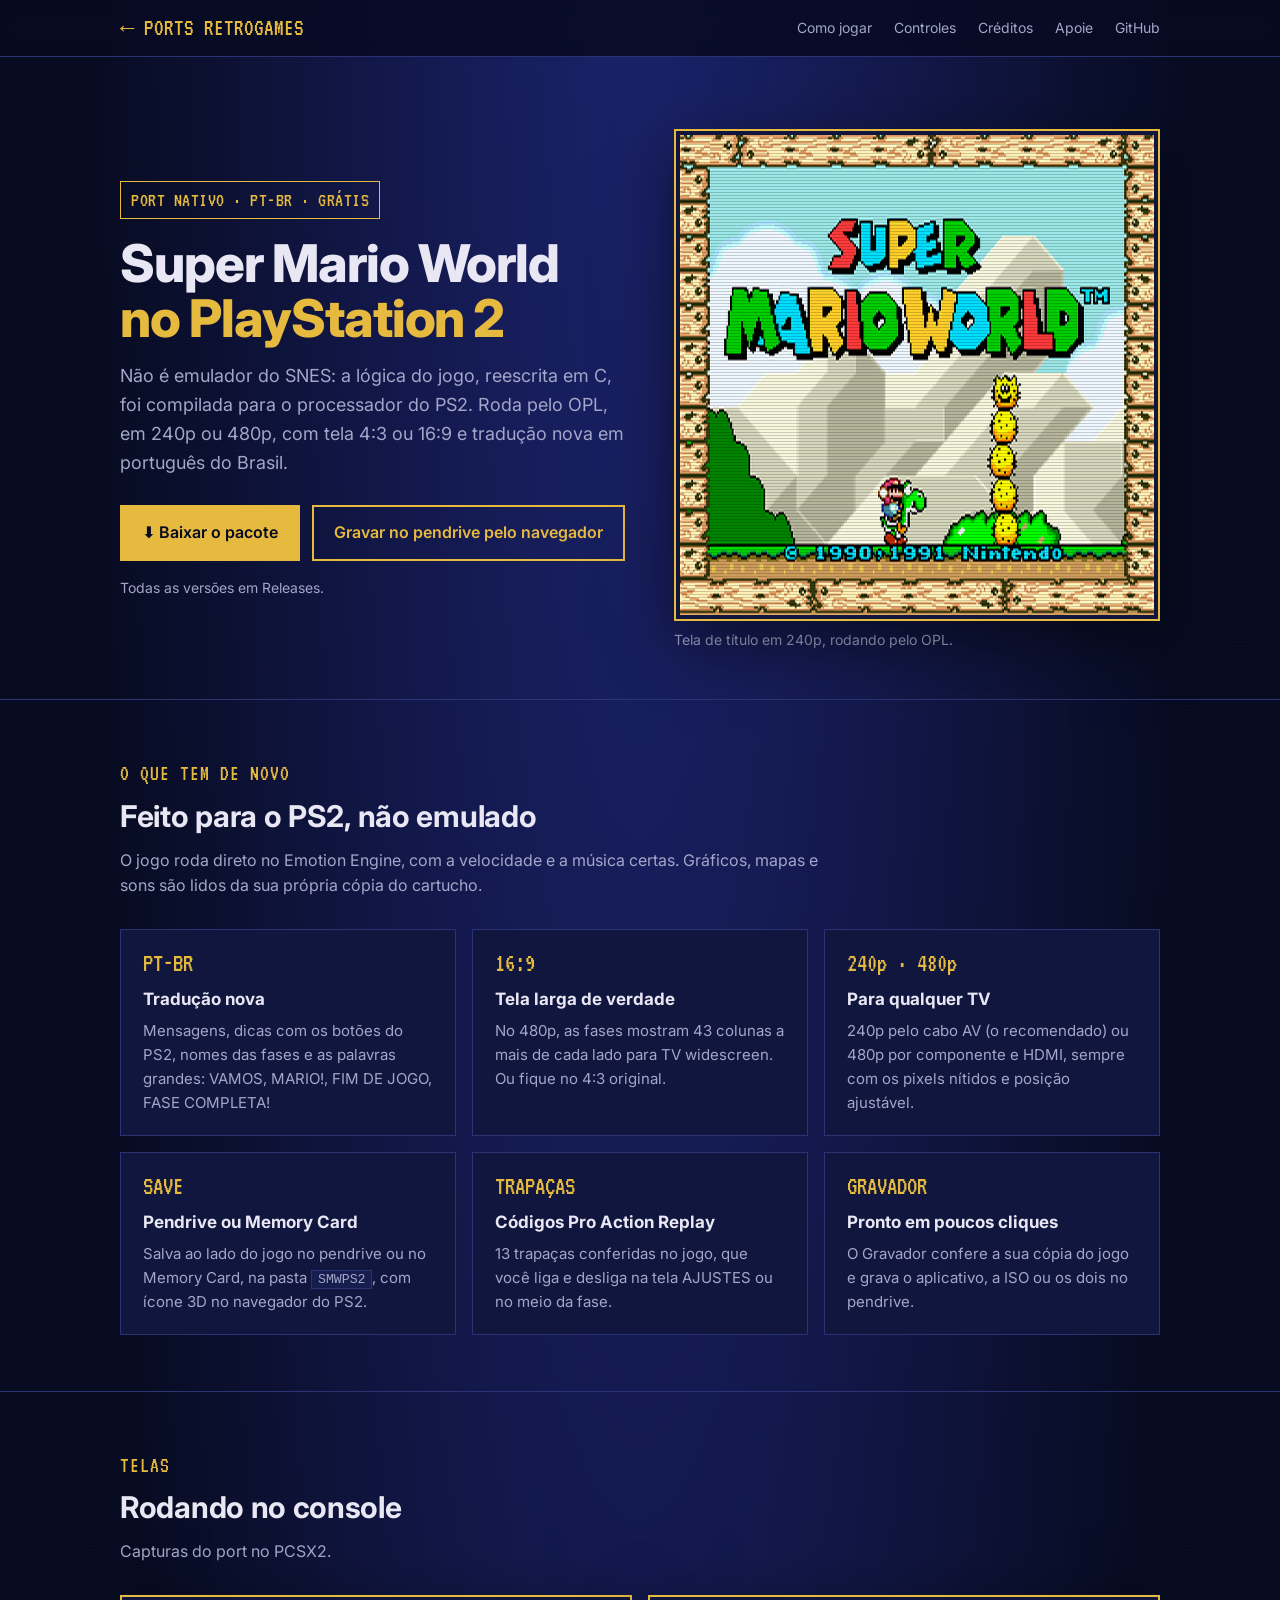
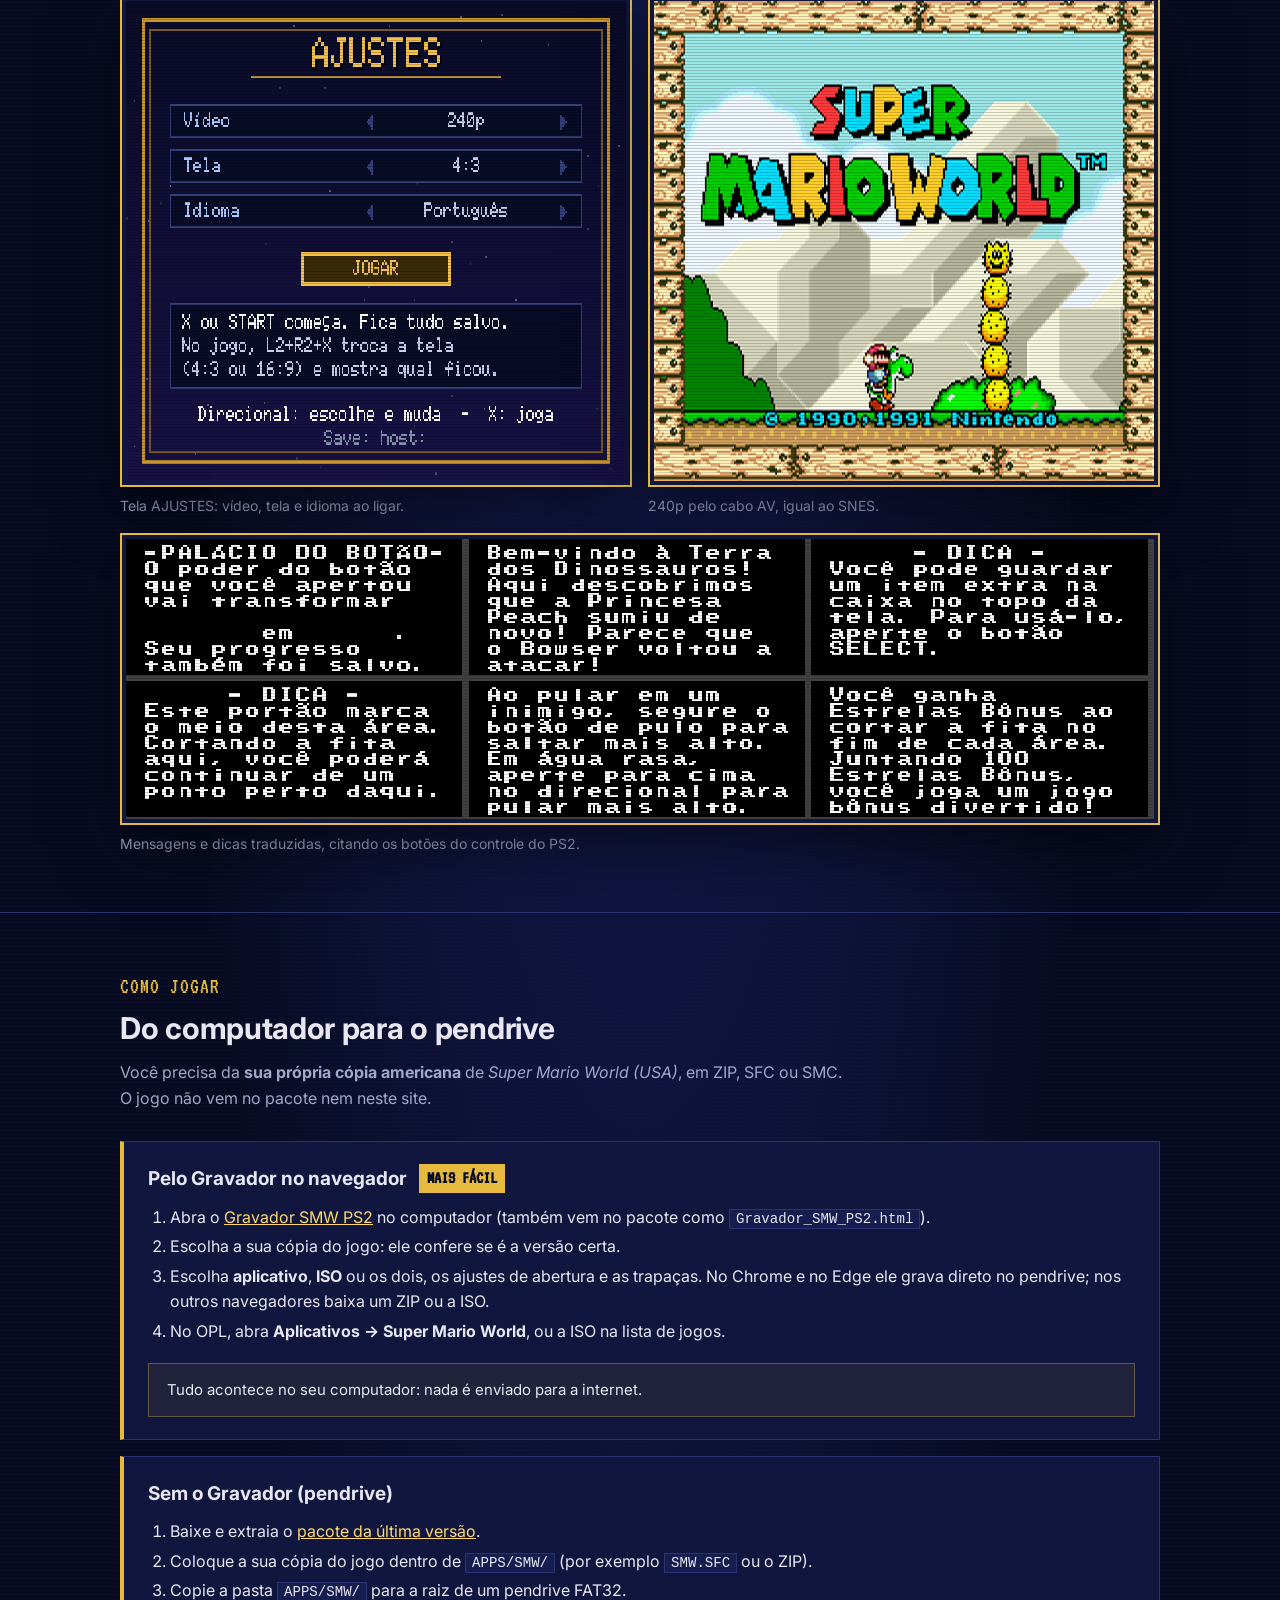
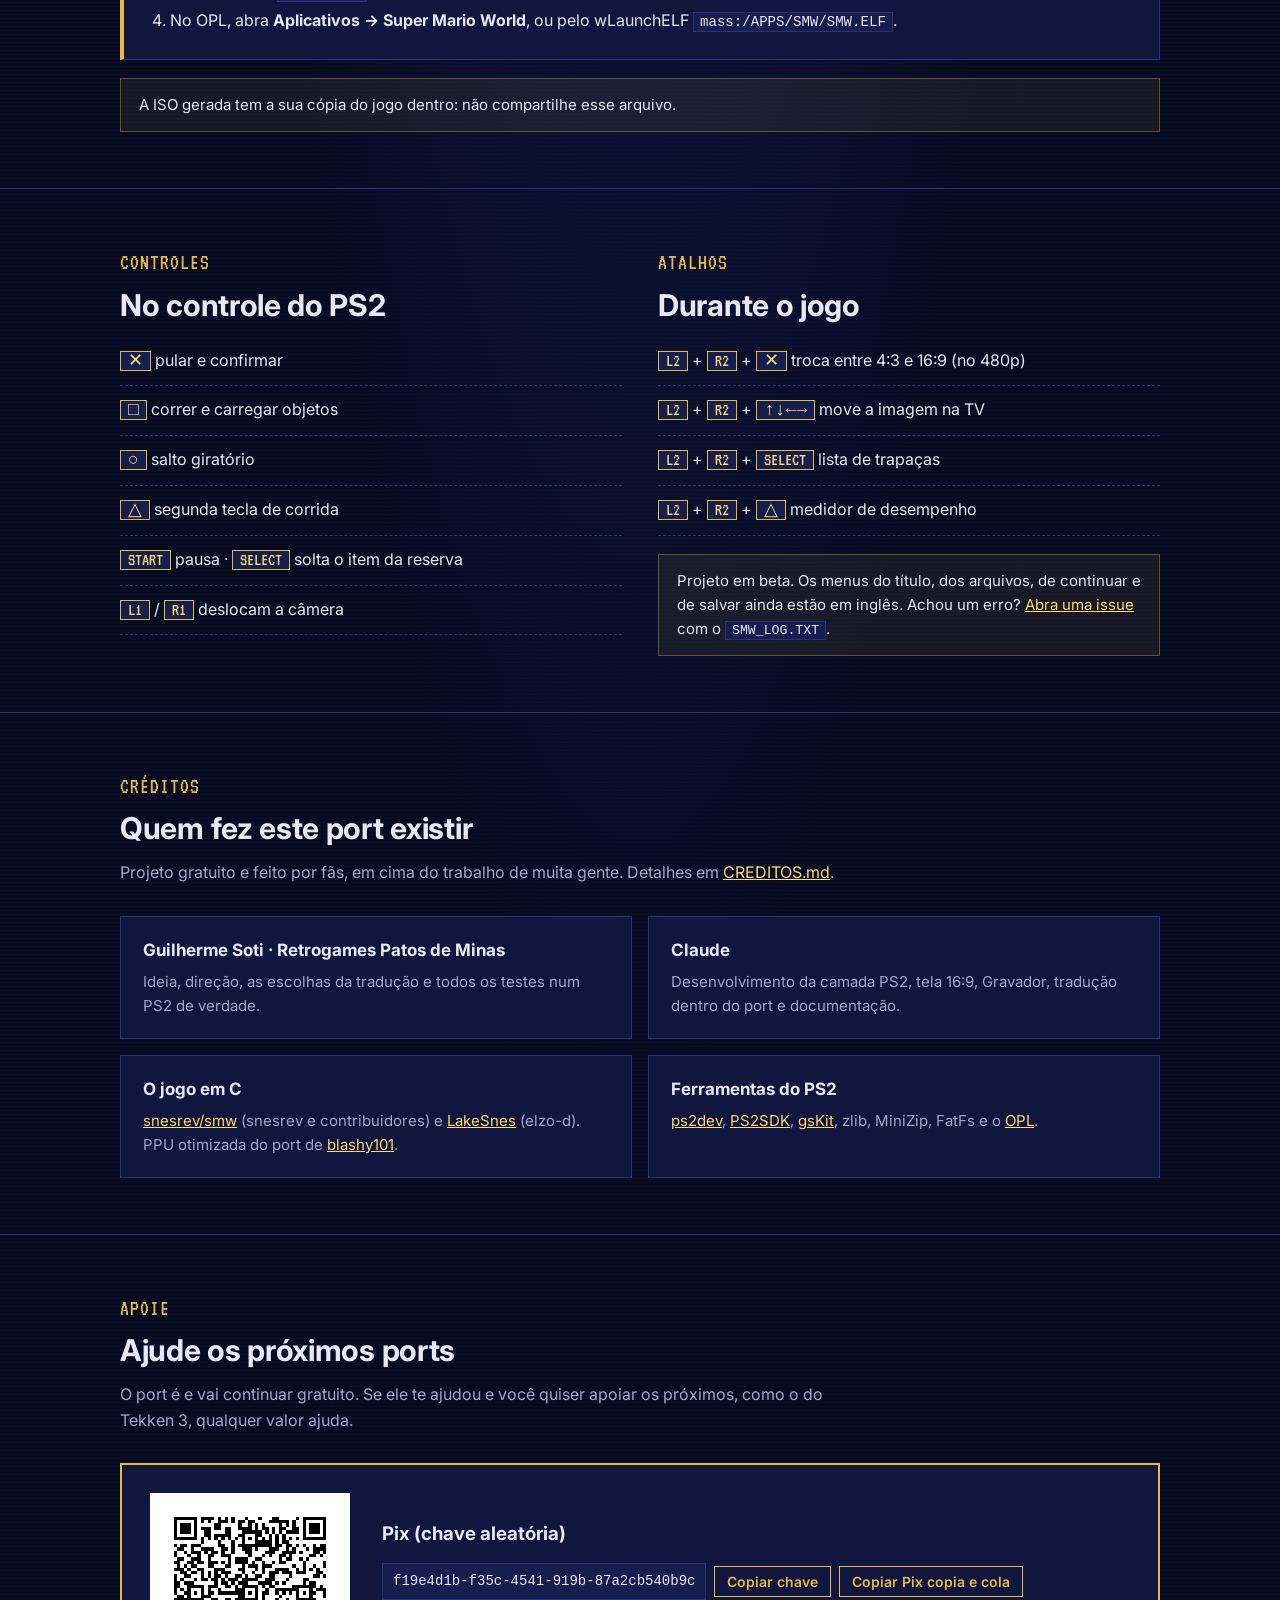
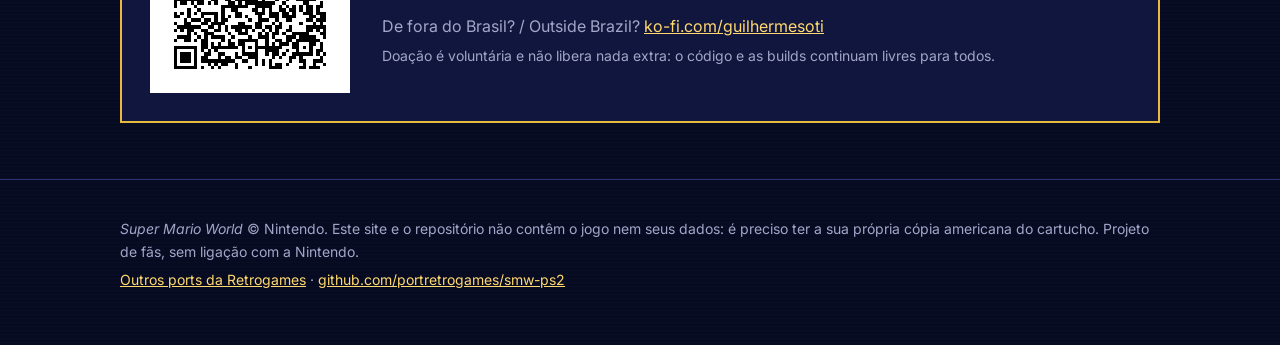
<file: site/index.html>
<!DOCTYPE html>
<html lang="pt-BR">
<head>
<meta charset="utf-8">
<meta name="viewport" content="width=device-width, initial-scale=1">
<title>Super Mario World — port nativo para PS2</title>
<meta name="description" content="Port nativo e gratuito de Super Mario World para o PlayStation 2, em português do Brasil, com tela 16:9. Roda direto no PS2 pelo OPL.">
<meta property="og:title" content="Super Mario World — port nativo para PS2">
<meta property="og:description" content="Não é emulador: o jogo roda direto no processador do PS2, em português do Brasil, com tela 16:9.">
<meta property="og:image" content="img/titulo.png">
<link rel="preconnect" href="https://fonts.googleapis.com">
<link rel="preconnect" href="https://fonts.gstatic.com" crossorigin>
<link href="https://fonts.googleapis.com/css2?family=VT323&family=Inter:wght@400;600;800&display=swap" rel="stylesheet">
<style>
  :root{
    --bg:#070b22; --panel:#10163d; --panel2:#161d4f; --line:#2a3373;
    --gold:#e6b93f; --gold2:#ffd970; --text:#e9e7f3; --mut:#a3a6c8; --ok:#69d38a; --warn:#f0b35a;
  }
  *{box-sizing:border-box}
  html{scroll-behavior:smooth}
  body{margin:0;background:var(--bg);color:var(--text);font:16px/1.6 Inter,system-ui,sans-serif;
    background-image:radial-gradient(ellipse at 50% -10%,#1c2470 0,transparent 60%),
      repeating-linear-gradient(0deg,transparent 0 3px,rgba(255,255,255,.012) 3px 4px)}
  a{color:var(--gold2)}
  .wrap{max-width:1080px;margin:0 auto;padding:0 20px}
  .pix{font-family:VT323,monospace;letter-spacing:.5px}
  nav{position:sticky;top:0;z-index:5;background:rgba(7,11,34,.88);backdrop-filter:blur(8px);border-bottom:1px solid var(--line)}
  nav .wrap{display:flex;align-items:center;gap:22px;height:56px}
  nav .brand{font-family:VT323,monospace;font-size:24px;color:var(--gold);text-decoration:none;margin-right:auto}
  nav a.l{color:var(--mut);text-decoration:none;font-size:14px}
  nav a.l:hover{color:var(--text)}
  @media(max-width:760px){nav a.l{display:none}}

  header{padding:72px 0 48px}
  .hero{display:grid;grid-template-columns:1.05fr 1fr;gap:44px;align-items:center}
  @media(max-width:860px){.hero{grid-template-columns:1fr}}
  .tag{display:inline-block;border:1px solid var(--gold);color:var(--gold);padding:2px 10px;font-size:20px;margin-bottom:18px}
  h1{font-size:clamp(32px,5vw,52px);line-height:1.05;margin:0 0 16px;font-weight:800;letter-spacing:-.02em}
  h1 span{display:block;color:var(--gold)}
  .lead{color:var(--mut);font-size:18px;margin:0 0 28px;max-width:34em}
  .btns{display:flex;flex-wrap:wrap;gap:12px}
  .btn{display:inline-flex;align-items:center;gap:8px;padding:13px 20px;font-weight:600;text-decoration:none;
    border:2px solid var(--gold);color:var(--bg);background:var(--gold);transition:.15s}
  .btn:hover{background:var(--gold2);border-color:var(--gold2)}
  .btn.ghost{background:transparent;color:var(--gold)}
  .btn.ghost:hover{background:rgba(230,185,63,.12)}
  .rel{margin-top:16px;color:var(--mut);font-size:14px;min-height:1.6em}
  .screen{position:relative;border:3px solid var(--gold);padding:6px;background:var(--panel);box-shadow:0 20px 60px rgba(0,0,0,.5)}
  .screen::after{content:"";position:absolute;inset:6px;pointer-events:none;
    background:repeating-linear-gradient(0deg,rgba(0,0,0,.18) 0 1px,transparent 1px 3px)}
  .screen img{display:block;width:100%;image-rendering:pixelated}

  section{padding:56px 0;border-top:1px solid var(--line)}
  h2{font-size:30px;margin:0 0 8px;letter-spacing:-.01em}
  h2 small{display:block;font-family:VT323,monospace;color:var(--gold);font-size:22px;font-weight:400;letter-spacing:1px;text-transform:uppercase}
  .sub{color:var(--mut);margin:0 0 30px;max-width:46em}

  .feat{display:grid;grid-template-columns:repeat(3,1fr);gap:16px}
  @media(max-width:860px){.feat{grid-template-columns:1fr}}
  .card{background:var(--panel);border:1px solid var(--line);padding:20px 22px}
  .card h3{margin:0 0 6px;font-size:17px}
  .card p{margin:0;color:var(--mut);font-size:15px}
  .card .ic{font-family:VT323,monospace;color:var(--gold);font-size:26px;line-height:1;margin-bottom:10px}

  .gal{display:grid;grid-template-columns:repeat(3,1fr);gap:16px}
  @media(max-width:860px){.gal{grid-template-columns:1fr}}
  .gal.g2{grid-template-columns:repeat(2,1fr)}
  @media(max-width:860px){.gal.g2{grid-template-columns:1fr}}
  figure{margin:0}
  figure .screen{padding:4px;border-width:2px}
  figcaption{color:var(--mut);font-size:14px;margin-top:8px}

  .steps{display:grid;gap:16px}
  .way{background:var(--panel);border:1px solid var(--line);border-left:4px solid var(--gold);padding:22px 24px}
  .way h3{margin:0 0 4px;font-size:19px}
  .way .badge{font-family:VT323,monospace;color:var(--bg);background:var(--gold);padding:0 8px;font-size:18px;margin-left:8px;vertical-align:2px;white-space:nowrap;display:inline-block}
  .way ol{margin:10px 0 0;padding-left:22px;color:var(--text)}
  .way li{margin:4px 0}
  code{font-family:ui-monospace,Menlo,Consolas,monospace;font-size:.88em;background:var(--panel2);border:1px solid var(--line);padding:1px 6px}
  .note{margin-top:18px;padding:14px 18px;background:rgba(230,185,63,.08);border:1px solid rgba(230,185,63,.35);color:var(--text);font-size:15px}

  table{width:100%;border-collapse:collapse;background:var(--panel);border:1px solid var(--line)}
  th,td{text-align:left;padding:12px 16px;border-bottom:1px solid var(--line);font-size:15px;vertical-align:top}
  th{font-family:VT323,monospace;font-weight:400;font-size:20px;color:var(--gold);letter-spacing:.5px}
  tr:last-child td{border-bottom:0}
  .st{white-space:nowrap;font-weight:600}
  .st.ok{color:var(--ok)} .st.w{color:var(--warn)}

  .two{display:grid;grid-template-columns:1fr 1fr;gap:36px;align-items:start}
  @media(max-width:860px){.two{grid-template-columns:1fr}}
  ul.k{margin:0;padding:0;list-style:none}
  ul.k li{padding:10px 0;border-bottom:1px dashed var(--line)}
  ul.k li b{color:var(--gold2)}
  kbd{font-family:VT323,monospace;font-size:18px;background:var(--panel2);border:1px solid var(--gold);color:var(--gold2);padding:0 7px}

  .cred{display:grid;grid-template-columns:repeat(2,1fr);gap:16px}
  @media(max-width:760px){.cred{grid-template-columns:1fr}}

  .apoio{display:grid;grid-template-columns:auto 1fr;gap:32px;align-items:center;background:var(--panel);border:2px solid var(--gold);padding:28px}
  @media(max-width:760px){.apoio{grid-template-columns:1fr;text-align:center}}
  .apoio img{width:200px;height:200px;background:#fff;padding:10px;image-rendering:pixelated}
  .key{display:flex;gap:8px;flex-wrap:wrap;align-items:center;margin:14px 0}
  .key code{font-size:14px;padding:6px 10px;word-break:break-all}
  .copy{cursor:pointer;border:1px solid var(--gold);background:transparent;color:var(--gold);padding:6px 12px;font:600 14px Inter,sans-serif}
  .copy:hover{background:rgba(230,185,63,.12)}

  footer{border-top:1px solid var(--line);padding:32px 0 48px;color:var(--mut);font-size:14px}
  footer p{margin:6px 0}
</style>
</head>
<body>

<nav><div class="wrap">
  <a class="brand" href="https://portretrogames.github.io/">← PORTS RETROGAMES</a>
  <a class="l" href="#jogar">Como jogar</a>
  <a class="l" href="#controles">Controles</a>
  <a class="l" href="#creditos">Créditos</a>
  <a class="l" href="#apoie">Apoie</a>
  <a class="l" href="https://github.com/portretrogames/smw-ps2">GitHub</a>
</div></nav>

<header><div class="wrap hero">
  <div>
    <div class="tag pix">PORT NATIVO · PT-BR · GRÁTIS</div>
    <h1>Super Mario World <span>no PlayStation 2</span></h1>
    <p class="lead">Não é emulador do SNES: a lógica do jogo, reescrita em C, foi compilada para o processador do PS2. Roda pelo OPL, em 240p ou 480p, com tela 4:3 ou 16:9 e tradução nova em português do Brasil.</p>
    <div class="btns">
      <a class="btn" id="dl" href="https://github.com/portretrogames/smw-ps2/releases">⬇ Baixar o pacote</a>
      <a class="btn ghost" href="gravador.html">Gravar no pendrive pelo navegador</a>
    </div>
    <div class="rel" id="rel">Todas as versões em Releases.</div>
  </div>
  <figure>
    <div class="screen"><img src="img/titulo.png" alt="Tela de título de Super Mario World rodando no PS2 em 240p" width="640" height="480"></div>
    <figcaption>Tela de título em 240p, rodando pelo OPL.</figcaption>
  </figure>
</div></header>

<section><div class="wrap">
  <h2><small>O que tem de novo</small>Feito para o PS2, não emulado</h2>
  <p class="sub">O jogo roda direto no Emotion Engine, com a velocidade e a música certas. Gráficos, mapas e sons são lidos da sua própria cópia do cartucho.</p>
  <div class="feat">
    <div class="card"><div class="ic">PT-BR</div><h3>Tradução nova</h3><p>Mensagens, dicas com os botões do PS2, nomes das fases e as palavras grandes: VAMOS, MARIO!, FIM DE JOGO, FASE COMPLETA!</p></div>
    <div class="card"><div class="ic">16:9</div><h3>Tela larga de verdade</h3><p>No 480p, as fases mostram 43 colunas a mais de cada lado para TV widescreen. Ou fique no 4:3 original.</p></div>
    <div class="card"><div class="ic">240p · 480p</div><h3>Para qualquer TV</h3><p>240p pelo cabo AV (o recomendado) ou 480p por componente e HDMI, sempre com os pixels nítidos e posição ajustável.</p></div>
    <div class="card"><div class="ic">SAVE</div><h3>Pendrive ou Memory Card</h3><p>Salva ao lado do jogo no pendrive ou no Memory Card, na pasta <code>SMWPS2</code>, com ícone 3D no navegador do PS2.</p></div>
    <div class="card"><div class="ic">TRAPAÇAS</div><h3>Códigos Pro Action Replay</h3><p>13 trapaças conferidas no jogo, que você liga e desliga na tela AJUSTES ou no meio da fase.</p></div>
    <div class="card"><div class="ic">GRAVADOR</div><h3>Pronto em poucos cliques</h3><p>O Gravador confere a sua cópia do jogo e grava o aplicativo, a ISO ou os dois no pendrive.</p></div>
  </div>
</div></section>

<section><div class="wrap">
  <h2><small>Telas</small>Rodando no console</h2>
  <p class="sub">Capturas do port no PCSX2.</p>
  <div class="gal g2">
    <figure><div class="screen"><img src="img/ajustes.png" alt="Tela AJUSTES do port com vídeo, tela e idioma" loading="lazy" width="640" height="480"></div><figcaption>Tela AJUSTES: vídeo, tela e idioma ao ligar.</figcaption></figure>
    <figure><div class="screen"><img src="img/titulo.png" alt="Tela de título" loading="lazy" width="640" height="480"></div><figcaption>240p pelo cabo AV, igual ao SNES.</figcaption></figure>
  </div>
  <figure style="margin-top:16px"><div class="screen"><img src="img/mensagens.png" alt="Mensagens do jogo traduzidas para o português" loading="lazy" width="978" height="280"></div><figcaption>Mensagens e dicas traduzidas, citando os botões do controle do PS2.</figcaption></figure>
</div></section>

<section id="jogar"><div class="wrap">
  <h2><small>Como jogar</small>Do computador para o pendrive</h2>
  <p class="sub">Você precisa da <b>sua própria cópia americana</b> de <i>Super Mario World (USA)</i>, em ZIP, SFC ou SMC. O jogo não vem no pacote nem neste site.</p>
  <div class="steps">
    <div class="way">
      <h3>Pelo Gravador no navegador <span class="badge">MAIS FÁCIL</span></h3>
      <ol>
        <li>Abra o <a href="gravador.html">Gravador SMW PS2</a> no computador (também vem no pacote como <code>Gravador_SMW_PS2.html</code>).</li>
        <li>Escolha a sua cópia do jogo: ele confere se é a versão certa.</li>
        <li>Escolha <b>aplicativo</b>, <b>ISO</b> ou os dois, os ajustes de abertura e as trapaças. No Chrome e no Edge ele grava direto no pendrive; nos outros navegadores baixa um ZIP ou a ISO.</li>
        <li>No OPL, abra <b>Aplicativos → Super Mario World</b>, ou a ISO na lista de jogos.</li>
      </ol>
      <div class="note">Tudo acontece no seu computador: nada é enviado para a internet.</div>
    </div>
    <div class="way">
      <h3>Sem o Gravador (pendrive)</h3>
      <ol>
        <li>Baixe e extraia o <a href="https://github.com/portretrogames/smw-ps2/releases">pacote da última versão</a>.</li>
        <li>Coloque a sua cópia do jogo dentro de <code>APPS/SMW/</code> (por exemplo <code>SMW.SFC</code> ou o ZIP).</li>
        <li>Copie a pasta <code>APPS/SMW/</code> para a raiz de um pendrive FAT32.</li>
        <li>No OPL, abra <b>Aplicativos → Super Mario World</b>, ou pelo wLaunchELF <code>mass:/APPS/SMW/SMW.ELF</code>.</li>
      </ol>
    </div>
  </div>
  <div class="note">A ISO gerada tem a sua cópia do jogo dentro: não compartilhe esse arquivo.</div>
</div></section>

<section id="controles"><div class="wrap two">
  <div>
    <h2><small>Controles</small>No controle do PS2</h2>
    <ul class="k">
      <li><kbd>✕</kbd> pular e confirmar</li>
      <li><kbd>□</kbd> correr e carregar objetos</li>
      <li><kbd>○</kbd> salto giratório</li>
      <li><kbd>△</kbd> segunda tecla de corrida</li>
      <li><kbd>START</kbd> pausa · <kbd>SELECT</kbd> solta o item da reserva</li>
      <li><kbd>L1</kbd> / <kbd>R1</kbd> deslocam a câmera</li>
    </ul>
  </div>
  <div>
    <h2><small>Atalhos</small>Durante o jogo</h2>
    <ul class="k">
      <li><kbd>L2</kbd> + <kbd>R2</kbd> + <kbd>✕</kbd> troca entre 4:3 e 16:9 (no 480p)</li>
      <li><kbd>L2</kbd> + <kbd>R2</kbd> + <kbd>↑↓←→</kbd> move a imagem na TV</li>
      <li><kbd>L2</kbd> + <kbd>R2</kbd> + <kbd>SELECT</kbd> lista de trapaças</li>
      <li><kbd>L2</kbd> + <kbd>R2</kbd> + <kbd>△</kbd> medidor de desempenho</li>
    </ul>
    <div class="note">Projeto em beta. Os menus do título, dos arquivos, de continuar e de salvar ainda estão em inglês. Achou um erro? <a href="https://github.com/portretrogames/smw-ps2/issues">Abra uma issue</a> com o <code>SMW_LOG.TXT</code>.</div>
  </div>
</div></section>

<section id="creditos"><div class="wrap">
  <h2><small>Créditos</small>Quem fez este port existir</h2>
  <p class="sub">Projeto gratuito e feito por fãs, em cima do trabalho de muita gente. Detalhes em <a href="https://github.com/portretrogames/smw-ps2/blob/main/CREDITOS.md">CREDITOS.md</a>.</p>
  <div class="cred">
    <div class="card"><h3>Guilherme Soti · Retrogames Patos de Minas</h3><p>Ideia, direção, as escolhas da tradução e todos os testes num PS2 de verdade.</p></div>
    <div class="card"><h3>Claude</h3><p>Desenvolvimento da camada PS2, tela 16:9, Gravador, tradução dentro do port e documentação.</p></div>
    <div class="card"><h3>O jogo em C</h3><p><a href="https://github.com/snesrev/smw">snesrev/smw</a> (snesrev e contribuidores) e <a href="https://github.com/elzo-d/LakeSnes">LakeSnes</a> (elzo-d). PPU otimizada do port de <a href="https://github.com/blashy101/-AI-Super-Mario-World-PS2-Native-Port">blashy101</a>.</p></div>
    <div class="card"><h3>Ferramentas do PS2</h3><p><a href="https://github.com/ps2dev/ps2dev">ps2dev</a>, <a href="https://github.com/ps2dev/ps2sdk">PS2SDK</a>, <a href="https://github.com/ps2dev/gsKit">gsKit</a>, zlib, MiniZip, FatFs e o <a href="https://github.com/ps2homebrew/Open-PS2-Loader">OPL</a>.</p></div>
  </div>
</div></section>

<section id="apoie"><div class="wrap">
  <h2><small>Apoie</small>Ajude os próximos ports</h2>
  <p class="sub">O port é e vai continuar gratuito. Se ele te ajudou e você quiser apoiar os próximos, como o do Tekken 3, qualquer valor ajuda.</p>
  <div class="apoio">
    <img src="img/pix-qrcode.png" alt="QR code Pix para doação" width="200" height="200">
    <div>
      <h3 style="margin:0">Pix (chave aleatória)</h3>
      <div class="key">
        <code id="pixkey">f19e4d1b-f35c-4541-919b-87a2cb540b9c</code>
        <button class="copy" data-copy="pixkey">Copiar chave</button>
        <button class="copy" data-copy="pixcc">Copiar Pix copia e cola</button>
      </div>
      <span id="pixcc" hidden>00020126580014br.gov.bcb.pix0136f19e4d1b-f35c-4541-919b-87a2cb540b9c5204000053039865802BR5914GUILHERME SOTI6014PATOS DE MINAS62070503***63048E1F</span>
      <p style="margin:6px 0 0;color:var(--mut)">De fora do Brasil? / Outside Brazil? <a href="https://ko-fi.com/guilhermesoti">ko-fi.com/guilhermesoti</a></p>
      <p style="margin:6px 0 0;color:var(--mut);font-size:14px">Doação é voluntária e não libera nada extra: o código e as builds continuam livres para todos.</p>
    </div>
  </div>
</div></section>

<footer><div class="wrap">
  <p><i>Super Mario World</i> © Nintendo. Este site e o repositório não contêm o jogo nem seus dados: é preciso ter a sua própria cópia americana do cartucho. Projeto de fãs, sem ligação com a Nintendo.</p>
  <p><a href="https://portretrogames.github.io/">Outros ports da Retrogames</a> · <a href="https://github.com/portretrogames/smw-ps2">github.com/portretrogames/smw-ps2</a></p>
</div></footer>

<script>
  (async () => {
    try {
      // a release mais nova, beta (pré-lançamento) ou não
      const r = await fetch("https://api.github.com/repos/portretrogames/smw-ps2/releases?per_page=1");
      if (!r.ok) return;
      const rel = (await r.json())[0];
      if (!rel) return;
      const zip = (rel.assets || []).find(a => /\.zip$/i.test(a.name));
      if (zip) document.getElementById("dl").href = zip.browser_download_url;
      const d = new Date(rel.published_at).toLocaleDateString("pt-BR");
      const el = document.getElementById("rel");
      el.textContent = "";
      const a = document.createElement("a");
      a.href = rel.html_url; a.textContent = rel.name || rel.tag_name;
      el.append("Versão mais recente: ", a, " · " + d);
    } catch (e) {}
  })();
  document.querySelectorAll(".copy").forEach(b => b.addEventListener("click", async () => {
    const t = document.getElementById(b.dataset.copy).textContent.trim();
    try { await navigator.clipboard.writeText(t); const o = b.textContent; b.textContent = "Copiado!"; setTimeout(() => b.textContent = o, 1500); } catch (e) {}
  }));
</script>
</body>
</html>
</file>
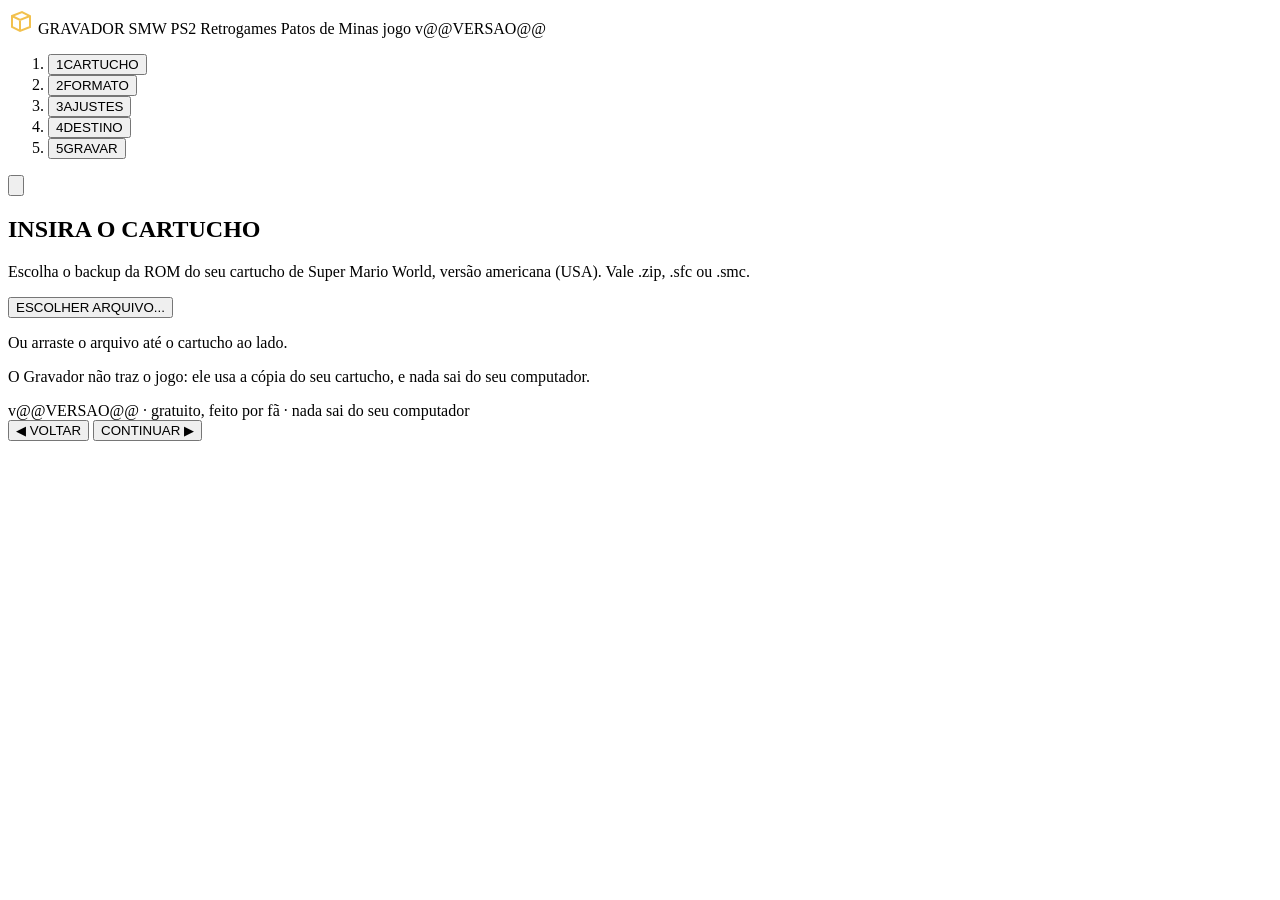
<file: Gravador/src/gravador.html>
<!doctype html>
<html lang="pt-BR">
<head>
<meta charset="utf-8">
<meta name="viewport" content="width=device-width, initial-scale=1">
<title>Gravador SMW PS2 · Retrogames</title>
<link rel="icon" href="data:image/svg+xml,%3Csvg xmlns='http://www.w3.org/2000/svg' viewBox='0 0 26 26'%3E%3Crect width='26' height='26' fill='%23070b22'/%3E%3Cg fill='none' stroke='%23f2c14e' stroke-width='2'%3E%3Cpath d='M4 8 L14 4 L22 8 L22 19 L12 23 L4 19 Z'/%3E%3Cpath d='M4 8 L12 12 L22 8 M12 12 L12 23'/%3E%3C/g%3E%3C/svg%3E">
<style>
/*@@FONTES@@*/
/*@@CSS@@*/
</style>
</head>
<body>
<div class="janela">
  <header class="titulo">
    <svg width="26" height="26" viewBox="0 0 26 26" aria-hidden="true"><g fill="none" stroke="#f2c14e" stroke-width="2"><path d="M4 8 L14 4 L22 8 L22 19 L12 23 L4 19 Z"/><path d="M4 8 L12 12 L22 8 M12 12 L12 23"/></g></svg>
    <span class="px nome">GRAVADOR SMW PS2</span>
    <span class="loja">Retrogames Patos de Minas</span>
    <span class="versao">jogo v@@VERSAO@@</span>
  </header>

  <ol class="passos" id="passos" aria-label="Passos">
    <li><button type="button" data-ir="1"><span class="num">1</span><span class="txt">CARTUCHO</span></button></li>
    <li><button type="button" data-ir="2"><span class="num">2</span><span class="txt">FORMATO</span></button></li>
    <li><button type="button" data-ir="3"><span class="num">3</span><span class="txt">AJUSTES</span></button></li>
    <li><button type="button" data-ir="4"><span class="num">4</span><span class="txt">DESTINO</span></button></li>
    <li><button type="button" data-ir="5"><span class="num">5</span><span class="txt">GRAVAR</span></button></li>
  </ol>

  <main class="ceu">
    <!-- 1. cartucho -->
    <section class="tela" id="p1" aria-labelledby="t1">
      <button type="button" class="console" id="console" aria-label="Arraste a ROM aqui ou clique para escolher o arquivo">
        <svg viewBox="0 0 380 340" aria-hidden="true">
          <g class="fantasma">
            <g transform="translate(90,6)" fill="none" stroke="#a9c8ff" stroke-width="2" stroke-dasharray="8 6">
              <path d="M10 0 H190 L200 12 V200 H0 V12 Z"/><rect x="30" y="34" width="140" height="110"/>
            </g>
            <text x="190" y="88" text-anchor="middle" font-family="'Press Start 2P', monospace" font-size="11" fill="#a9c8ff">ARRASTE</text>
            <text x="190" y="110" text-anchor="middle" font-family="'Press Start 2P', monospace" font-size="11" fill="#a9c8ff">A ROM</text>
            <text x="190" y="132" text-anchor="middle" font-family="'Press Start 2P', monospace" font-size="11" fill="#a9c8ff">AQUI</text>
            <path d="M190 168 V196 M180 186 L190 196 L200 186" fill="none" stroke="#f2c14e" stroke-width="3"/>
          </g>
          <path d="M30 226 H350 L370 246 H10 Z" fill="#4c5260"/>
          <rect x="84" y="232" width="212" height="10" fill="#0a0c14"/>
          <g class="cartucho"><g transform="translate(90,30)">
            <path d="M10 0 H190 L200 12 V210 H0 V12 Z" fill="#9aa0ab" stroke="#3a3f4a" stroke-width="3"/>
            <rect x="2" y="12" width="196" height="8" fill="#b9bec7"/>
            <g fill="#737985"><rect x="8" y="44" width="12" height="5"/><rect x="8" y="58" width="12" height="5"/><rect x="8" y="72" width="12" height="5"/><rect x="8" y="86" width="12" height="5"/><rect x="8" y="100" width="12" height="5"/><rect x="180" y="44" width="12" height="5"/><rect x="180" y="58" width="12" height="5"/><rect x="180" y="72" width="12" height="5"/><rect x="180" y="86" width="12" height="5"/><rect x="180" y="100" width="12" height="5"/></g>
            <rect x="30" y="34" width="140" height="116" fill="#121a44" stroke="#3a3f4a" stroke-width="3"/>
            <g class="rotulo-ok">
              <rect x="37" y="41" width="126" height="102" fill="none" stroke="#c9a33a" stroke-width="2"/>
              <text x="100" y="92" text-anchor="middle" font-family="'Press Start 2P', monospace" font-size="24" fill="#f2c14e">SMW</text>
              <text x="100" y="126" text-anchor="middle" font-family="'Press Start 2P', monospace" font-size="16" fill="#a9c8ff">PS2</text>
            </g>
            <g class="rotulo-erro">
              <rect x="37" y="41" width="126" height="102" fill="none" stroke="#ffa94d" stroke-width="2" stroke-dasharray="6 4"/>
              <text x="100" y="104" text-anchor="middle" font-family="'Press Start 2P', monospace" font-size="28" fill="#ffa94d">???</text>
            </g>
            <rect x="50" y="166" width="100" height="8" fill="#737985"/>
          </g></g>
          <rect x="84" y="237" width="212" height="9" fill="#4c5260"/>
          <path d="M10 246 H370 V330 H10 Z" fill="#3a3f4a"/>
          <path d="M24 268 H260 M24 280 H260" stroke="#2c3038" stroke-width="3"/>
          <circle class="brilho" cx="330" cy="290" r="16"/>
          <circle class="led" cx="330" cy="290" r="7" stroke="#1a1810" stroke-width="2"/>
        </svg>
      </button>
      <input type="file" id="arquivo" accept=".zip,.sfc,.smc,application/zip" hidden>

      <div class="texto" id="c-vazio">
        <h1 id="t1" tabindex="-1">INSIRA O CARTUCHO</h1>
        <p>Escolha o backup da ROM do seu cartucho de Super Mario World, versão americana (USA). Vale .zip, .sfc ou .smc.</p>
        <div><button type="button" class="btn" id="escolher">ESCOLHER ARQUIVO...</button></div>
        <p class="sub">Ou arraste o arquivo até o cartucho ao lado.</p>
        <p class="caixa dim">O Gravador não traz o jogo: ele usa a cópia do seu cartucho, e nada sai do seu computador.</p>
      </div>
      <div class="texto" id="c-lendo" hidden>
        <h1 tabindex="-1">CONFERINDO...</h1>
        <p class="sub" id="c-lendo-nome"></p>
      </div>
      <div class="texto" id="c-ok" hidden>
        <h1 tabindex="-1">CARTUCHO CONFERIDO</h1>
        <div class="caixa">
          <span class="ok">✓ Super Mario World (USA)</span>
          <span class="ok">✓ CRC32 B19ED489, igual ao cartucho original</span>
          <span class="ok" id="c-ok-cab">✓ Tamanho certo: 512 KB</span>
          <span class="dim" id="c-ok-arq"></span>
        </div>
        <p class="sub">Pode seguir: esse é o cartucho que o port precisa.</p>
        <div><button type="button" class="btn2" id="trocar">TROCAR ARQUIVO</button></div>
      </div>
      <div class="texto" id="c-erro" hidden>
        <h1 class="aviso" tabindex="-1">ESSE CARTUCHO NÃO SERVE</h1>
        <p id="c-erro-msg"></p>
        <div class="caixa laranja" id="c-erro-caixa"></div>
        <p class="sub" id="c-erro-dica">Versões europeia e japonesa, hacks e traduções não funcionam. O port já vem em português.</p>
        <div><button type="button" class="btn" id="outro">ESCOLHER OUTRO ARQUIVO</button></div>
      </div>
    </section>

    <!-- 2. formato -->
    <section class="tela coluna" id="p2" aria-labelledby="t2" hidden>
      <div class="texto" style="max-width: none; flex: none">
        <h1 id="t2" tabindex="-1">COMO VOCÊ VAI JOGAR?</h1>
        <p class="sub">As duas formas rodam pelo OPL. A diferença é onde o jogo aparece e onde o progresso fica salvo.</p>
      </div>
      <div class="cartoes" role="group" aria-label="Formato">
        <button type="button" class="opcao" data-modo="app" aria-pressed="true">
          <svg width="48" height="48" viewBox="0 0 48 48" fill="none" stroke-width="3" aria-hidden="true"><rect x="14" y="16" width="20" height="28" rx="2"/><path d="M18 16 V5 H30 V16"/><path d="M21 10 H23 M25 10 H27"/></svg>
          <span class="nome">PENDRIVE</span>
          <span class="sub">Aplicativo (ELF)</span>
          <span>Abre em Aplicativos no OPL ou pelo wLaunchELF. O progresso fica no pendrive.</span>
          <span class="caminho">APPS/SMW/</span>
        </button>
        <button type="button" class="opcao" data-modo="iso" aria-pressed="false">
          <svg width="48" height="48" viewBox="0 0 48 48" fill="none" stroke-width="3" aria-hidden="true"><circle cx="24" cy="24" r="19"/><circle cx="24" cy="24" r="5"/><path d="M24 10 A14 14 0 0 1 38 24" stroke-width="2"/></svg>
          <span class="nome">LISTA DE JOGOS</span>
          <span class="sub">Imagem ISO</span>
          <span>Aparece junto dos outros jogos no OPL. O progresso fica no Memory Card.</span>
          <span class="caminho">CD/SMWG_000.01.Super Mario World.iso</span>
        </button>
        <button type="button" class="opcao" data-modo="dois" aria-pressed="false">
          <svg width="72" height="48" viewBox="0 0 72 48" fill="none" stroke-width="3" aria-hidden="true"><rect x="6" y="16" width="18" height="26" rx="2"/><path d="M10 16 V6 H20 V16"/><circle cx="50" cy="26" r="17"/><circle cx="50" cy="26" r="4"/></svg>
          <span class="nome">OS DOIS</span>
          <span class="sub">Aplicativo e ISO</span>
          <span>Grava as duas formas de uma vez, no mesmo pendrive ou pasta.</span>
          <span class="caminho">APPS/SMW/ e CD/</span>
        </button>
      </div>
    </section>

    <!-- 3. ajustes -->
    <section class="tela coluna" id="p3" aria-labelledby="t3" hidden>
      <div class="texto" style="max-width: none; flex: none">
        <h1 id="t3" tabindex="-1">COMO O JOGO ABRE</h1>
        <p class="sub">Opcional. Tudo pode ser trocado depois, no próprio PS2.</p>
      </div>
      <div class="ajustes">
        <div class="linhas">
          <fieldset class="grupo" data-ajuste="tela">
            <legend class="rotulo">TELA</legend>
            <button type="button" class="seg" data-valor="perguntar" aria-pressed="true">Perguntar ao abrir</button>
            <button type="button" class="seg" data-valor="4:3" aria-pressed="false">4:3 normal</button>
            <button type="button" class="seg" data-valor="16:9" aria-pressed="false">16:9 tela larga (só 480p)</button>
          </fieldset>
          <fieldset class="grupo" data-ajuste="video">
            <legend class="rotulo">VÍDEO</legend>
            <button type="button" class="seg" data-valor="perguntar" aria-pressed="true">Perguntar ao abrir</button>
            <button type="button" class="seg" data-valor="240p" aria-pressed="false">240p · cabo AV (recomendado)</button>
            <button type="button" class="seg" data-valor="480p" aria-pressed="false">480p · HDMI ou componente</button>
          </fieldset>
          <fieldset class="grupo" data-ajuste="idioma">
            <legend class="rotulo">IDIOMA</legend>
            <button type="button" class="seg" data-valor="pt" aria-pressed="true">Português</button>
            <button type="button" class="seg" data-valor="en" aria-pressed="false">English</button>
          </fieldset>
          <fieldset class="grupo" data-ajuste="trapacas">
            <legend class="rotulo">TRAPAÇAS</legend>
            <button type="button" class="seg" data-valor="gravar" aria-pressed="true">Gravar a lista</button>
            <button type="button" class="seg" data-valor="nao" aria-pressed="false">Não gravar</button>
          </fieldset>
          <div class="trapacas" id="tr-caixa">
            <span id="tr-estado" aria-live="polite"></span>
            <details id="tr-editor">
              <summary>Ver e editar a lista (TRAPACAS.TXT)</summary>
              <p class="dim">Uma por linha: <span class="sub">Nome = código</span>. Códigos Pro Action Replay (7E0DBE:62); Game Genie não funciona. No PS2 todas começam desligadas: ligue em AJUSTES ou com L2+R2+SELECT no jogo.</p>
              <textarea id="tr-texto" rows="9" spellcheck="false" autocomplete="off" aria-label="Lista de trapaças (TRAPACAS.TXT)"></textarea>
              <div class="tr-acoes">
                <button type="button" class="seg" id="tr-original">Voltar à lista original</button>
              </div>
            </details>
          </div>
        </div>
        <div class="caixa resumo">
          <span class="rotulo" style="color: var(--ouro)">AO LIGAR O PS2</span>
          <ol id="resumo"></ol>
          <span class="dim" style="border-top: 2px dashed var(--linha); padding-top: 10px">Fica salvo no SMW.CFG, junto do jogo. As trapaças vão no TRAPACAS.TXT.</span>
        </div>
      </div>
    </section>

    <!-- 4. destino -->
    <section class="tela" id="p4" aria-labelledby="t4" hidden style="align-items: flex-start">
      <div class="texto" style="max-width: 480px">
        <h1 id="t4" tabindex="-1">ONDE SALVAR?</h1>
        <div id="d-pasta">
          <p>Escolha a raiz do pendrive do PS2 (por exemplo E:\). O Gravador cria as pastas sozinho.</p>
          <div style="margin-top: 14px"><button type="button" class="btn" id="escolher-pasta">ESCOLHER O PENDRIVE...</button></div>
        </div>
        <div id="d-baixar" hidden>
          <p>Este navegador não grava direto no pendrive. O Gravador vai <span class="ok">baixar</span> o resultado para você copiar:</p>
          <div class="caixa" id="d-baixar-lista" style="margin-top: 10px"></div>
          <p class="dim" style="margin-top: 10px">No Chrome ou no Edge ele grava direto no pendrive.</p>
        </div>
        <div class="caixa" id="d-info" hidden></div>
        <p class="dim">O pendrive precisa estar em FAT32. Em exFAT o jogo não consegue salvar o progresso nele.</p>
      </div>
      <div class="caixa" style="flex: 1 1 300px">
        <span class="rotulo" style="color: var(--ouro)">VAI SER CRIADO</span>
        <div class="arvore" id="arvore"></div>
      </div>
    </section>

    <!-- 5. gravando -->
    <section class="tela coluna" id="p5" aria-labelledby="t5" hidden style="align-items: center; justify-content: center">
      <div style="display: flex; align-items: center; gap: 28px">
        <div class="cena" aria-hidden="true"><div class="cubo"><div class="face f1"></div><div class="face f2"></div><div class="face f3"></div><div class="face f4"></div><div class="face f5"></div><div class="face f6"></div></div></div>
        <div style="display: flex; flex-direction: column; gap: 10px">
          <h1 id="t5" tabindex="-1">GRAVANDO...</h1>
          <span class="sub" id="g-sub">Não tire o pendrive agora.</span>
        </div>
      </div>
      <div class="progresso">
        <div class="blocos" id="blocos" role="progressbar" aria-valuemin="0" aria-valuemax="100" aria-valuenow="0" aria-label="Progresso da gravação"></div>
        <span class="px" style="font-size: 14px; color: var(--ouro); width: 64px" id="pct">0%</span>
      </div>
      <div class="caixa registro"><ul id="registro"></ul></div>
    </section>

    <!-- 6. pronto -->
    <section class="tela" id="p6" aria-labelledby="t6" hidden>
      <svg width="260" height="300" viewBox="0 20 300 300" aria-hidden="true" style="flex: none; max-width: 100%">
        <g fill="none" stroke="#f2c14e" stroke-width="3"><path d="M44 28 V60 M28 44 H60"/><path d="M254 58 V90 M238 74 H270"/></g>
        <g fill="#f2c14e"><rect x="62" y="230" width="6" height="6"/><rect x="236" y="250" width="6" height="6"/></g>
        <rect x="100" y="120" width="100" height="170" rx="8" fill="#9aa0ab" stroke="#3a3f4a" stroke-width="4"/>
        <path d="M118 120 V54 H182 V120" fill="#c3c8d0" stroke="#3a3f4a" stroke-width="4"/>
        <rect x="134" y="72" width="10" height="10" fill="#3a3f4a"/><rect x="156" y="72" width="10" height="10" fill="#3a3f4a"/>
        <rect x="114" y="150" width="72" height="90" fill="#121a44" stroke="#c9a33a" stroke-width="3"/>
        <text x="150" y="190" text-anchor="middle" font-family="'Press Start 2P', monospace" font-size="16" fill="#f2c14e">SMW</text>
        <text x="150" y="220" text-anchor="middle" font-family="'Press Start 2P', monospace" font-size="12" fill="#a9c8ff">PS2</text>
        <circle cx="150" cy="268" r="12" fill="#6fdc8c" fill-opacity="0.25"/><circle cx="150" cy="268" r="5" fill="#6fdc8c"/>
      </svg>
      <div class="texto" style="max-width: 500px">
        <h1 id="t6" tabindex="-1">PRONTO PARA JOGAR!</h1>
        <span class="rotulo" id="r-onde">NO PS2</span>
        <div id="r-passos" style="display: flex; flex-direction: column; gap: 12px"></div>
        <p class="caixa laranja atencao" style="display: block" id="r-aviso"></p>
        <p class="sub">Gostou? Apoie os próximos ports: <a href="https://ko-fi.com/guilhermesoti" target="_blank" rel="noopener">ko-fi.com/guilhermesoti</a> ou o Pix na tela do jogo.</p>
      </div>
    </section>
  </main>

  <footer class="rodape">
    <span class="dim" title="SHA-256 do SMW.ELF: @@ELF_SHA@@">v@@VERSAO@@ · gratuito, feito por fã · nada sai do seu computador</span>
    <div class="acoes">
      <button type="button" class="btn2" id="voltar">◀ VOLTAR</button>
      <button type="button" class="btn" id="avancar">CONTINUAR ▶</button>
    </div>
  </footer>
</div>
<div class="sr" id="anuncio" role="status" aria-live="polite"></div>

<script type="application/octet-stream" id="elf" data-sha256="@@ELF_SHA@@">@@ELF_B64@@</script>
<script type="application/json" id="trapacas-padrao">@@TRAPACAS_JSON@@</script>
<script>
/*@@NUCLEO@@*/
</script>
<script>
/*@@TELA@@*/
</script>
</body>
</html>
</file>
